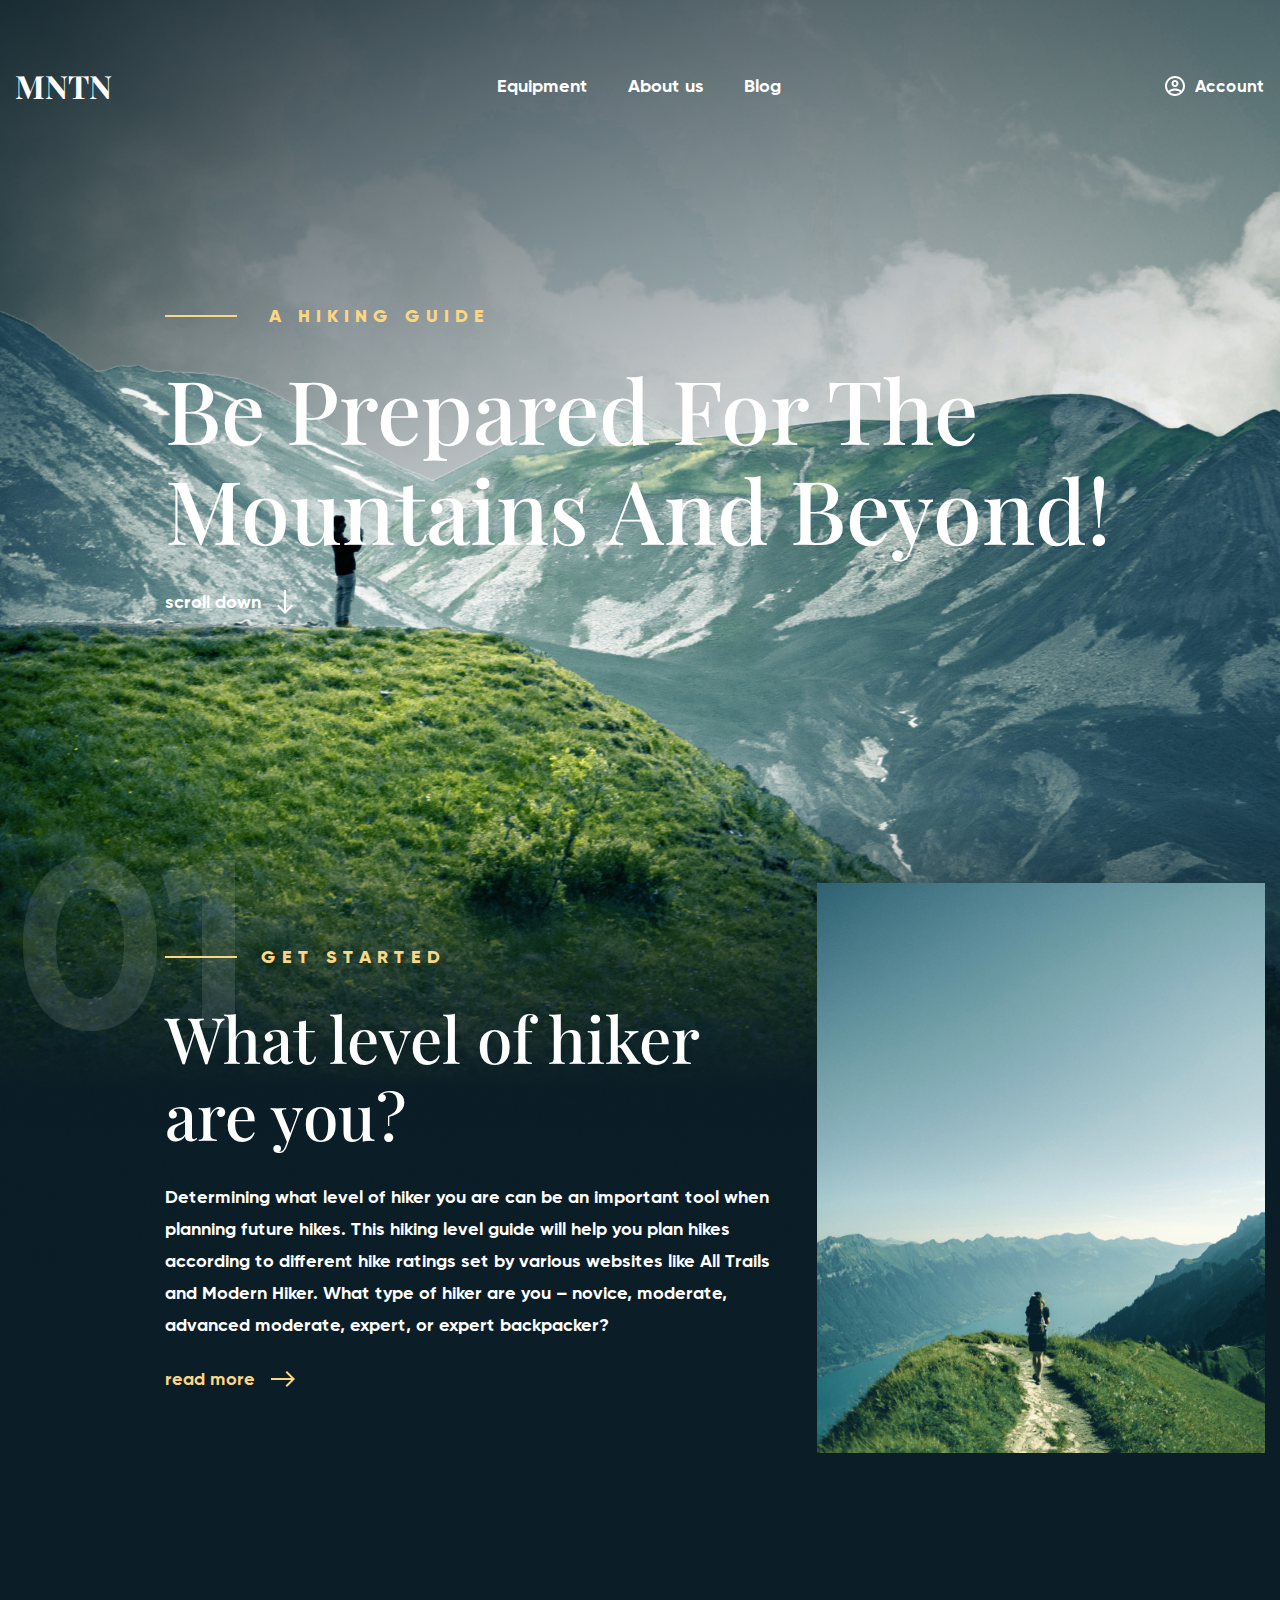
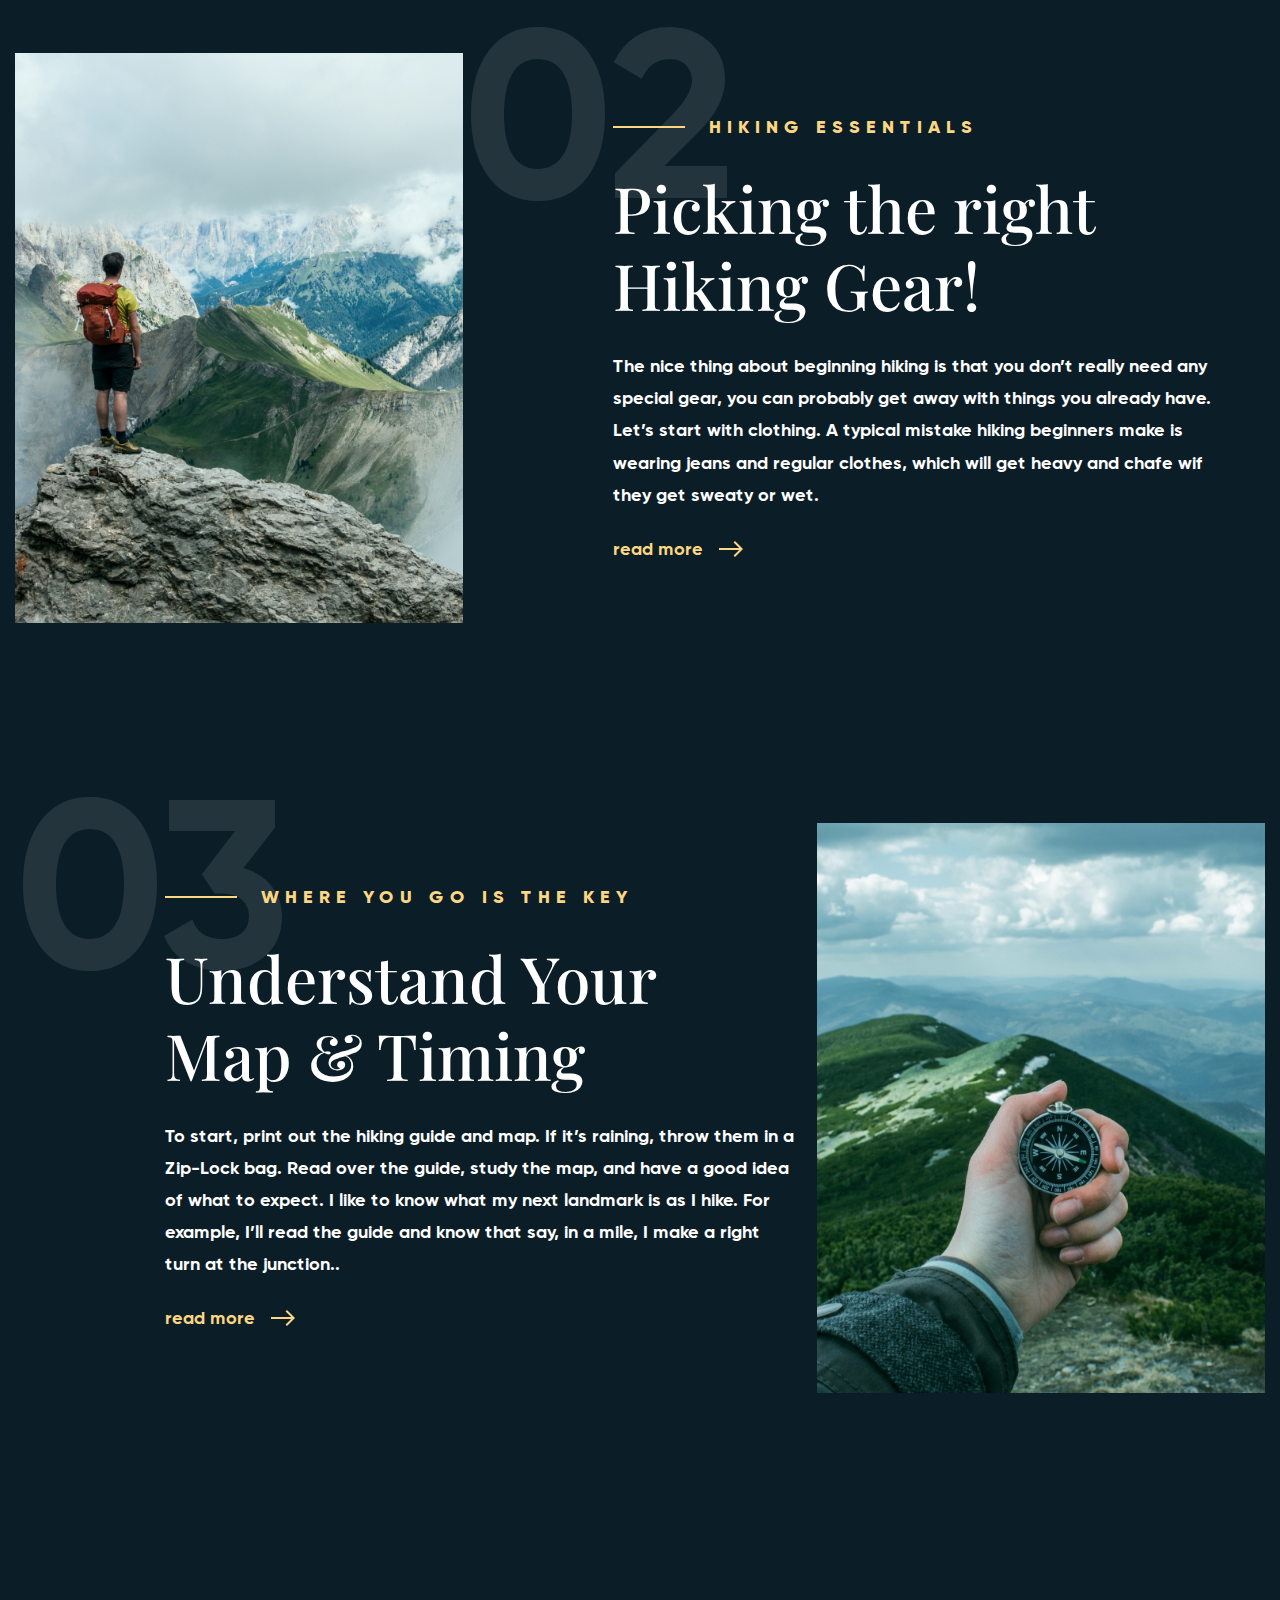
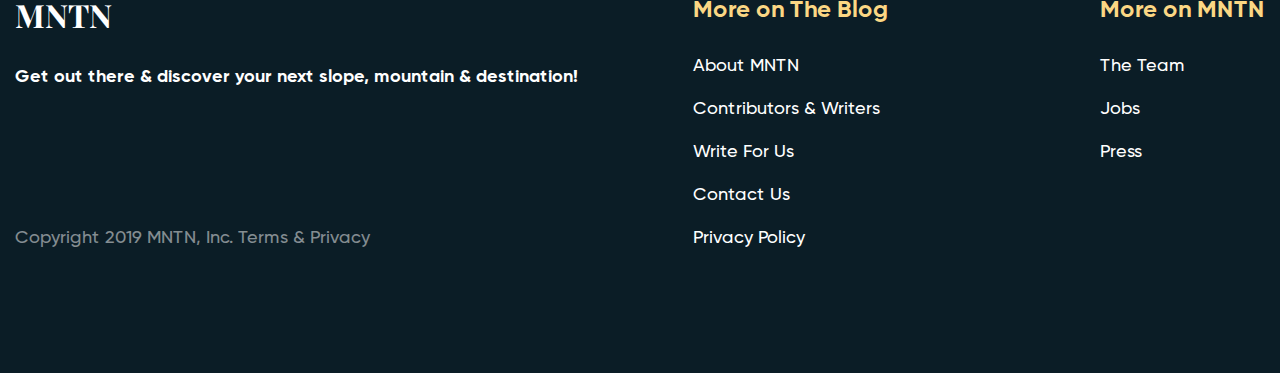
<file: index.html>
<!DOCTYPE html>
<html lang="en">
<head>
    <meta charset="UTF-8">
    <meta http-equiv="X-UA-Compatible" content="IE=edge">
    <meta name="viewport" content="width=device-width, initial-scale=1.0">
    <title>MNTN горы</title>
    <link rel="shortcut icon" href="./images/icons/icons8-гора-64.png">

    <link rel="stylesheet" href="./css/main.css">
    <link rel="stylesheet" href="./css/media.css">

    <link rel="stylesheet" href="./fonts/Gilroy/all.css">
    <link rel="preconnect" href="https://fonts.googleapis.com">
    <link rel="preconnect" href="https://fonts.gstatic.com" crossorigin>
    <link href="https://fonts.googleapis.com/css2?family=Playfair+Display:wght@500,600;700&display=swap" rel="stylesheet">
</head>
<body>
    
    <header class="header">
        <nav class="nav-wrapper">
            <div class="container-wide">
                <div class="row space-between align-center">
                    <h2 class="logo">MNTN</h2>
                    <div class="nav">
                        <ul>
                            <li><a href="#">Equipment</a></li>
                            <li><a href="#">About us</a></li>
                            <li><a href="#">Blog</a></li>
                        </ul>
                    </div>
                    <a href="#" class="account">Account</a>

                    <button class="nav-button">
                        <span class="nav-button-icon"></span>
                    </button>

                    <div class="mobile-nav">
                        <div class="nav">
                            <ul>
                                <li><a href="#">Equipment</a></li>
                                <li><a href="#">About us</a></li>
                                <li><a href="#">Blog</a></li>
                            </ul>
                        </div>
                        <a href="#" class="account">Account</a>
                    </div>
                </div>
            </div>
        </nav>

        <a href="#main" class="hero">

            <div class="hero-category">A Hiking guide</div>
            <h1 class="hero-title">Be prepared for the Mountains and beyond!</h1>
            <p class="hero-scroll"> scroll down</p>
        </a>
    </header>

    <main class="main" id="main">
        <div class="container">
            <article class="article">
                <div class="article-text" data-number="01">
                    <div class="article-subtitle">Get Started</div>
                    <h2 class="article-title">What level of  hiker are you?</h2>
                    <p>Determining what level of hiker you are can be an important tool when planning future hikes. This hiking level guide will help you plan hikes according to different hike ratings set by various websites like All Trails and Modern Hiker. What type of hiker are you – novice, moderate, advanced moderate, expert, or expert backpacker?</p>
                    <a href="#" class="article-read-more">read more</a>
                </div>
                <div class="article-img">
                    <img src="./images/pictures/01.jpg" alt="What level of  hiker are you?">
                </div>
            </article>

            <article class="article">
                <div class="article-text" data-number="02">
                    <div class="article-subtitle">Hiking Essentials</div>
                    <h2 class="article-title">Picking the right Hiking Gear!</h2>
                    <p>The nice thing about beginning hiking is that you don’t really need any special gear, you can probably get away with things you already have. Let’s start with clothing. A typical mistake hiking beginners make is wearing jeans and regular clothes, which will get heavy and chafe wif they get sweaty or wet.</p>
                    <a href="#" class="article-read-more">read more</a>
                </div>
                <div class="article-img">
                    <img src="./images/pictures/01 (1).jpg" alt="Hiking Essentials">
                </div>
            </article>

            <article class="article">
                <div class="article-text" data-number="03">
                    <div class="article-subtitle">where you go is the key</div>
                    <h2 class="article-title">Understand Your Map & Timing</h2>
                    <p>To start, print out the hiking guide and map. If it’s raining, throw them in a Zip-Lock bag. Read over the guide, study the map, and have a good idea of what to expect. I like to know what my next landmark is as I hike. For example, I’ll read the guide and know that say, in a mile, I make a right turn at the junction..</p>
                    <a href="#" class="article-read-more">read more</a>
                </div>
                <div class="article-img">
                    <img src="./images/pictures/01 (2).jpg" alt="Where you go is the key">
                </div>
            </article>
        </div>
    </main>

    <footer class="footer">
        <div class="container">
            <div class="footer-row">
                <div class="footer-copyright">
                    <div class="footer-copyright-logo">
                        <div class="logo">MNTN</div>
                    </div>
                    <p class="footer-copyright-desc">Get out there & discover your next slope, mountain & destination!</p>
                    <p class="footer-copyright-terms">Copyright 2019 MNTN, Inc. Terms & Privacy</p>
                </div>

                <div class="footer-nav-wrapper">
                    <div class="footer-nav">
                        <h4 class="footer-nav-title">More on The Blog</h4>
                        <ul>
                            <li><a href="#">About MNTN</a></li>
                            <li><a href="#">Contributors & Writers</a></li>
                            <li><a href="#">Write For Us</a></li>
                            <li><a href="#">Contact Us</a></li>
                            <li><a href="#">Privacy Policy</a></li>
                        </ul>
                    </div>
                    <div class="footer-nav">
                        <h4 class="footer-nav-title">More on MNTN</h4>
                        <ul>
                            <li><a href="#">The Team</a></li>
                            <li><a href="#">Jobs</a></li>
                            <li><a href="#">Press</a></li>
                        </ul>
                    </div>
                </div>
            </div>
        </div>
    </footer>

    <script src="./js/main.js"></script>
    
</body>
</html>
</file>
<file: css/main.css>
* {
    box-sizing: border-box;
    scroll-behavior: smooth;
}

body {
    margin: 0;
    font-family: 'Gilroy';
    background-color: #0b1d26;
    background-image: url(./../images/bg/bg.jpg);
    background-size: 100% auto;
    background-repeat: no-repeat;
    color: #fff;
}

h1, h2, h3, h4, h5, h6, p {
    margin: 0;
}

img {
    display: block;
    max-width: 100%;
}

/* Base */
.no-scroll {
    overflow-y: hidden;
}

.container-wide {
    max-width: 1790px;
    margin: 0 auto;
    padding: 0 15px;
}

.container {
    max-width: 1462px;
    margin-left: auto;
    margin-right: auto;
    padding-left: 15px;
    padding-right: 15px; 
}

.row {
    display: flex;
}

.space-between {
    justify-content: space-between;
}

.align-center {
    align-items: center;
}

/* Header */
.header {
    padding-top: 64px;
    padding-bottom: 823px;
}

.nav-wrapper {
    margin-bottom: 198px;
}

.logo {
    font-family: 'Playfair Display';
    font-weight: 700;
    font-size: 32px;
}

.nav {
    font-weight: 700;
    font-size: 18px;
}

.nav ul {
    display: flex;
    margin: 0;
    padding: 0;
    list-style-type: none;
}

.nav li + li {
    margin-left: 40px;
}

.nav a {
    position: relative;
    color: #fff;
    text-decoration: none;
    transition: color 0.2s ease-in;
    padding-bottom: 5px;
}

.nav a::after {
    position: absolute;
    left: 0;
    bottom: -10px;
    display: block;
    content: "";
    width: 100%;
    height: 2px;
    background-color: #fbd784;
    opacity: 0;
    transition: all 0.2s ease-in;
}

.nav a:hover {
    color: #fbd784;
}

.nav a:hover::after {
    bottom: 0px;
    opacity: 1;
}

.account {
    position: relative;
    padding-left: 30px;
    font-size: 17px;
    font-weight: 700;
    text-decoration: none;
    color: #fff;
    transition: color 0.2s ease-in;
}

.account:hover {
    color: #fbd784;
}

.account::before {
    display: block;
    content: "";
    position: absolute;
    left: 0;
    top: 50%;
    transform: translateY(-50%);
    width: 20px;
    height: 20px;
    background-image: url('./../images/icons/account.svg');
    background-size: contain;
}

/* Button */
.nav-button {
    position: relative;
    z-index: 9;
    display: none;
    height: 25px;
    border: none;
    padding: 0;
    cursor: pointer;
    background: none;
}

.nav-button:focus,
.nav-button:active {
    outline: none;
}

.nav-button-icon {
    position: relative;
    display: block;
    width: 42px;
    height: 5px;
    background-color: #fff;
    border: none;
}

.nav-button-icon::before {
    position: absolute;
    left: 0;
    top: -10px;
    content: "";
    display: block;
    width: 42px;
    height: 5px;
    background-color: #fff;
}

.nav-button-icon::after {
    position: absolute;
    left: 0;
    bottom: -10px;
    content: "";
    display: block;
    width: 42px;
    height: 5px;
    background-color: #fff;
}

.nav-button-close .nav-button-icon {
    background-color: transparent;
}

.nav-button-close .nav-button-icon::before {
    transform: rotate(45deg);
    top: 0;
}

.nav-button-close .nav-button-icon::after {
    transform: rotate(-45deg);
    top: 0;
}

.mobile-nav {
    position: fixed;
    z-index: 8;
    top: 0;
    right: 0;

    display: none;
    /* display: flex; */
    flex-direction: column;
    justify-content: space-between;

    width: 320px;
    height: 100%;
    padding: 70px 70px 50px 30px;
    background-color: rgb(11, 29, 38, 0.8);
}

.mobile-nav .nav,
.mobile-nav .account {
    display: block;
}

.mobile-nav .nav ul {
    flex-direction: column;
}

.mobile-nav .nav ul li {
    margin: 0;
    margin-bottom: 25px;
}

/* Main */
main {
    padding-top: 20px;
}

/* Hero */
.hero {
    display: block;
    margin-left: auto;
    margin-right: auto;
    max-width: 980px;
    padding-left: 15px;
    padding-right: 15px;
    text-decoration: none;
    transition: transform 0.5s cubic-bezier(0.660, 0.215, 0.295, 1.640);
}

.hero:hover {
    transform: translateY(-5%);
}

.hero-category {
    position: relative;
    margin-bottom: 32px;
    padding-left: 104px;
    font-weight: 800;
    font-size: 18px;
    line-height: 1.222;
    letter-spacing: 6px;
    text-transform: uppercase;
    color: #FBD784;
}

.hero-category::before {
    position: absolute;
    left: 0;
    top: 50%;
    transform: translateY(-50%);
    display: block;
    content: "";
    width: 72px;
    height: 2px;
    background-color: #fbd784;
}

.hero-title {
    margin-bottom: 32px;
    font-family: 'Playfair Display';
    font-style: normal;
    font-weight: 500;
    font-size: 88px;
    line-height: 1.136;
    text-transform: capitalize;
    color: #FFFFFF;
}

.hero-scroll {
    display: inline-block;
    position: relative;
    padding-right: 32px;
    font-weight: 700;
    font-size: 18px;
    line-height: 1.222;
    color: #FFFFFF;
}

.hero-scroll::after {
    display: block;
    content: "";
    position: absolute;
    right: 0;
    top: 50%;
    transform: translateY(-50%);
    width: 16px;
    height: 24px;
    background-image: url('./../images/icons/arrow_downward.svg');
}

/* Article */
.article {
    margin-bottom: 200px;
    display: flex;
    justify-content: space-between;
    align-items: center;
}

.article:nth-child(even) {
    flex-direction: row-reverse;
}

.article-text {
    position: relative;
    padding-left: 150px;
    max-width: 782px;
    margin-right: 20px;
}

.article-text::before {
    position: absolute;
    left: 0;
    top: 0;
    transform: translateY(-50%);

    display: block;
    content: attr(data-number);
    width: 240px;
    height: 240px;

    font-style: normal;
    font-weight: 700;
    font-size: 240px;
    line-height: 1;
    color: rgba(255, 255, 255, 0.1);
}

.article-subtitle {
    margin-bottom: 32px;
    position: relative;
    padding-left: 96px;
    font-weight: 800;
    font-size: 18px;
    line-height: 1.222;
    letter-spacing: 6px;
    text-transform: uppercase;
    color: #FBD784;
}

.article-subtitle::before {
    position: absolute;
    left: 0;
    top: 50%;
    transform: translateY(-50%);
    display: block;
    content: "";
    width: 72px;
    height: 2px;
    background-color: #fbd784;
}

.article-title {
    margin-bottom: 27px;
    max-width: 555px;
    font-family: 'Playfair Display';
    font-style: normal;
    font-weight: 500;
    font-size: 64px;
    line-height: 1.2;
    color: #FFFFFF;
}

.article-text p {
    margin-bottom: 27px;
    font-style: normal;
    font-weight: 700;
    font-size: 18px;
    line-height: 1.78;
    color: #FFFFFF;
}

.article-read-more {
    display: inline-block;
    position: relative;
    padding-right: 40px;
    font-weight: 700;
    font-size: 18px;
    line-height: 1.222;
    color: #FBD784;
    text-decoration: none;
}

.article-read-more::after {
    display: block;
    content: "";
    position: absolute;
    right: 0;
    top: 50%;
    transform: translateY(-50%);
    width: 24px;
    height: 16px;
    background-image: url('./../images/icons/arrow_rite.svg');
}

.article-img {
    display: block;
    max-width: 100%;
}

/* Footer */
.footer {
    padding-bottom: 120px;
}

.footer-row {
    display: flex;
    justify-content: space-between;
}

.footer-copyright {
    display: flex;
    flex-direction: column;
}

.footer-copyright-logo {
    margin-bottom: 24px;
}

.footer-copyright-desc {
    min-width: 303px;
    font-style: normal;
    font-weight: 700;
    font-size: 18px;
    line-height: 1.78;
}

.footer-copyright-terms {
    margin-top: auto;
    font-weight: 500;
    font-size: 18px;
    line-height: 1.78;
    color: rgba(255, 255, 255, 0.5);
}

.footer-nav-wrapper {
    display: flex;
}

.footer-nav + .footer-nav {
    margin-left: 212px;
}

.footer-nav {
    max-width: 200px;
    font-style: normal;
    font-weight: 500;
    font-size: 18px;
    line-height: 1.78;
    color: #fff;
}

.footer-nav-title {
    margin-bottom: 24px;
    font-style: normal;
    font-weight: 700;
    font-size: 24px;
    line-height: 1.333;
    color: #FBD784;
}

.footer-nav ul {
    padding: 0;
    margin: 0;
    list-style-type: none;
}

.footer-nav li {
    padding: 0;
    margin: 0;
    margin-bottom: 11px;
}

.footer-nav li:last-child {
    margin-bottom: 0;
}

.footer-nav a {
    position: relative;
    color: #fff;
    text-decoration: none;
    padding-bottom: 5px;
}

.footer-nav a::after {
    position: absolute;
    left: 0;
    bottom: -10px;
    display: block;
    content: "";
    width: 100%;
    height: 2px;
    background-color: #fff;
    opacity: 0;
    transition: all 0.2s ease-in;
}

.footer-nav a:hover::after {
    bottom: 0px;
    opacity: 1;
}
</file>
<file: css/media.css>
@media (max-width: 1700px) {
  
    .header {
        padding-bottom: 250px;
    }

}

@media (max-width: 1200px) {

    .hero-title {
        font-size: 68px;
    }

    .article-text::before {
        width: 140px;
        height: 140px;
        font-size: 140px;
    }

    .article-text {
        padding-left: 50px;
        max-width: 50%;
        margin-right: 0;
    }

    .article-img {
        width: 45%;
    }
}

@media (max-width: 1200px) {
    .footer-nav + .footer-nav {
        margin-left: 100px;
    }
}

@media (max-width: 920px) {
    .footer-row {
        flex-direction: column-reverse;
    }

    .footer-nav-wrapper {
        margin-bottom: 80px;
    }
}

@media (max-width: 800px) {

    .header {
        padding-bottom: 200px;
    }

    .nav, .account {
        display: none;
    }

    .nav-wrapper {
        margin-bottom: 90px;
    }

    .nav-button {
        display: block;
    }

    .mobile-nav-active {
        display: flex;
    }

    .hero-title {
        font-size: 48px;
        text-shadow: 0px 0px 15px rgba(0, 0, 0, 0.6);
    }

    .hero-category::before {
        width: 42px;
    }

    .hero-category {
        font-size: 14px;
        padding-left: 62px;
    }

    .article-title {
        font-size: 44px;
    }
}

@media (max-width: 720px) {

    .article,
    .article:nth-child(even) {
        flex-direction: column-reverse;
        align-items: flex-start;
        margin-bottom: 100px;
    }

    .article-text {
        max-width: 100%;
    }
    
    .article-img {
        max-width: 320px;
        width: 100%;
        margin-bottom: 75px;
    }
}

@media (max-width: 560px) {

    .hero-title {
        font-size: 44px;
    }

    .footer-nav-wrapper {
        flex-direction: column;
    }

    .footer-nav + .footer-nav {
        margin-left: 0px;
        margin-top: 60px;
    }
}
</file>
<file: fonts/Gilroy/all.css>
@font-face {
    font-family: 'Gilroy';
    src: url('Gilroy-ExtraBold.eot');
    src: local('Gilroy ExtraBold'), local('Gilroy-ExtraBold'),
        url('Gilroy-ExtraBold.eot?#iefix') format('embedded-opentype'),
        url('Gilroy-ExtraBold.woff') format('woff'),
        url('Gilroy-ExtraBold.ttf') format('truetype');
    font-weight: 800;
    font-style: normal;
}

@font-face {
    font-family: 'Gilroy';
    src: url('Gilroy-Medium.eot');
    src: local('Gilroy Medium'), local('Gilroy-Medium'),
        url('Gilroy-Medium.eot?#iefix') format('embedded-opentype'),
        url('Gilroy-Medium.woff') format('woff'),
        url('Gilroy-Medium.ttf') format('truetype');
    font-weight: 500;
    font-style: normal;
}

@font-face {
    font-family: 'Gilroy';
    src: url('Gilroy-Bold.eot');
    src: local('Gilroy Bold'), local('Gilroy-Bold'),
        url('Gilroy-Bold.eot?#iefix') format('embedded-opentype'),
        url('Gilroy-Bold.woff') format('woff'),
        url('Gilroy-Bold.ttf') format('truetype');
    font-weight: bold;
    font-style: normal;
}
</file>
